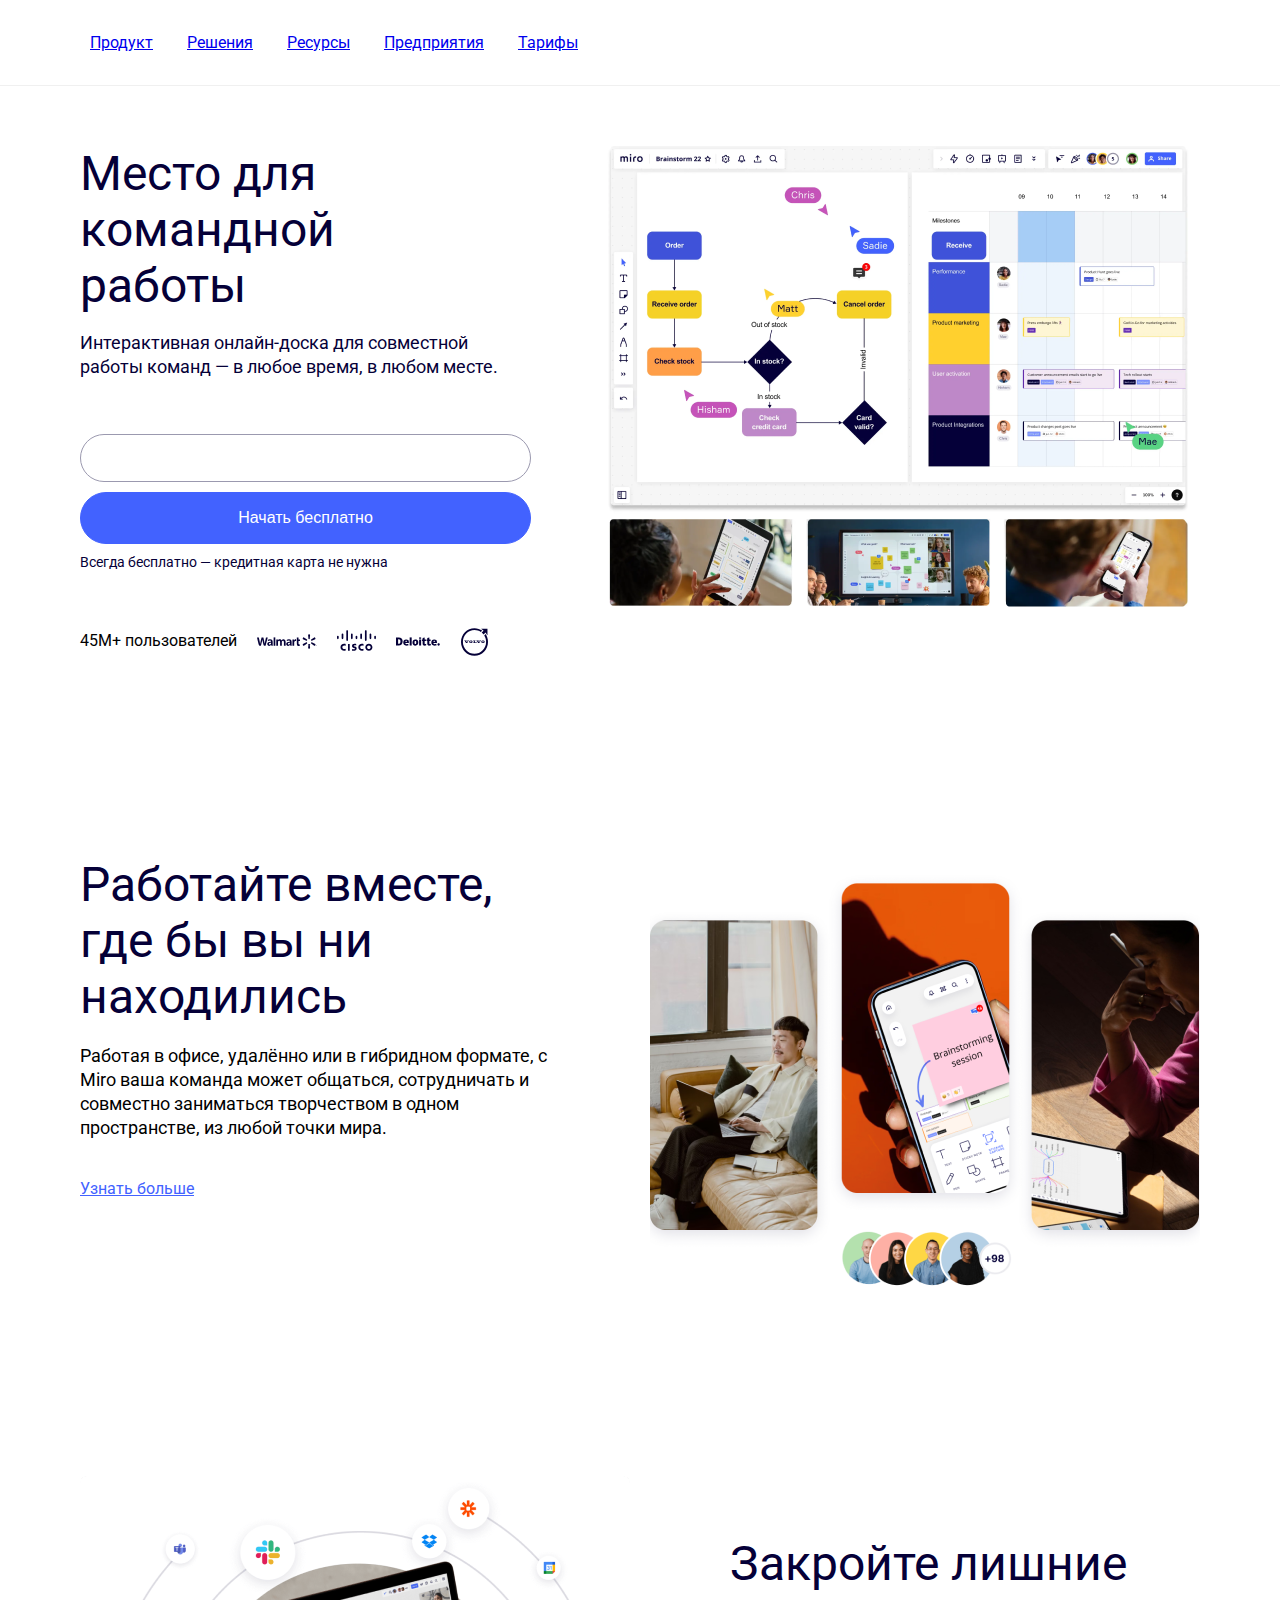
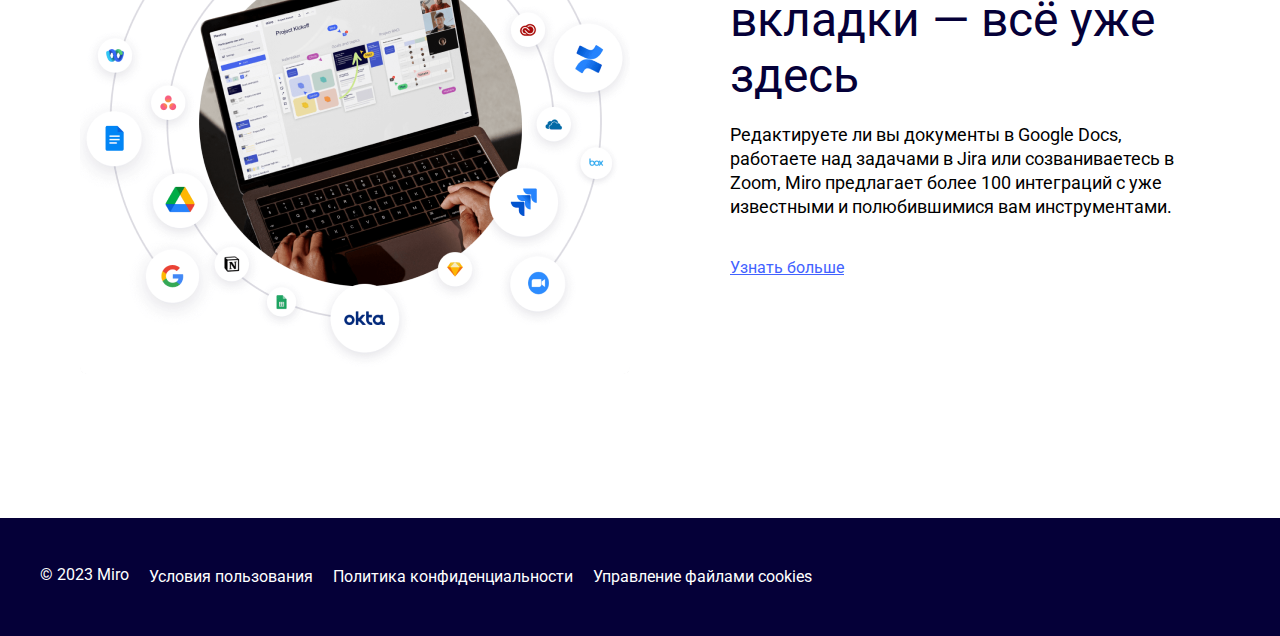
<file: 1 - Miro/index.html>
<!DOCTYPE html>
<html lang="en">

<head>
    <meta charset="UTF-8">
    <meta name="viewport" content="width=device-width, initial-scale=1.0">
    <link rel="stylesheet" href="./styles/style.css">
    <link rel="preconnect" href="https://fonts.googleapis.com">
    <link rel="preconnect" href="https://fonts.gstatic.com" crossorigin>
    <link
        href="https://fonts.googleapis.com/css2?family=Roboto:ital,wght@0,100;0,300;0,400;0,500;0,700;0,900;1,100;1,300;1,400;1,500;1,700;1,900&display=swap"
        rel="stylesheet">
    <!-- <link rel="stylesheet" href="./styles/another-style.css"> -->
    <title>Miro</title>
</head>

<body>
    <header>
        <nav>
            <ul>
                <li><a href="#">Продукт</a></li>
                <li><a href="#">Решения</a></li>
                <li><a href="#">Ресурсы</a></li>
                <li><a href="#">Предприятия</a></li>
                <li><a href="#">Тарифы</a></li>
            </ul>
        </nav>
    </header>
    <main>
        <section id="hero">
            <div>
                <h1>Место для<br /> командной<br /> работы</h1>
                <p class="heroText">
                    Интерактивная онлайн-доска для совместной работы команд — в любое время, в любом месте.
                </p>
                <form action="#" method="get" class="heroForm">
                    <input type="email" name="email" id="email">
                    <button id=heroButton>Начать бесплатно</button>
                </form>
                <p>Всегда бесплатно — кредитная карта не нужна</p>
                <div class="heroLogos">
                    45M+ пользователей
                    <img src="./images/IMAGE.svg" alt="Лого компаний">
                    <img src="./images/IMAGE-1.svg" alt="Лого компаний">
                    <img src="./images/IMAGE-2.svg" alt="Лого компаний">
                    <img src="./images/IMAGE-3.svg" alt="Лого компаний">
                </div>
            </div>
            <div>
                <img src="./images/hero.png" alt="Изображение экрана работы Miro" id="heroImage">
            </div>
        </section>
        <section class="section">
            <div>
                <h2>Работайте вместе, где бы вы ни находились</h2>
                <p class="sectionText">
                    Работая в офисе, удалённо или в гибридном формате, с Miro ваша команда может общаться, сотрудничать
                    и
                    совместно
                    заниматься творчеством в одном пространстве, из любой точки мира.
                </p>
                <a href="#" class="link">Узнать больше</a>
            </div>
            <div>
                <img src="./images/IMAGE.png" alt="Демонстрация работы с разных мест">
            </div>
        </section>
        <section class="section section-reverse">
            <div>
                <h2>Закройте лишние вкладки — всё уже здесь</h2>
                <p class="sectionText">
                    Редактируете ли вы документы в Google Docs, работаете над задачами в Jira или созваниваетесь в Zoom,
                    Miro предлагает более 100 интеграций с уже известными и полюбившимися вам инструментами.
                </p>
                <a href="#" class="link">Узнать больше</a>
            </div>
            <div>
                <img src="./images/IMAGE (1).png" alt="Демонстрация консолидации в приложении">
            </div>
    </main>
    <footer>
        <div>
            &copy; 2023 Miro
            <a href="#">Условия пользования</a>
            <a href="#">Политика конфиденциальности</a>
            <a href="#">Управление файлами cookies</a>
        </div>
    </footer>
</body>

</html>
</file>
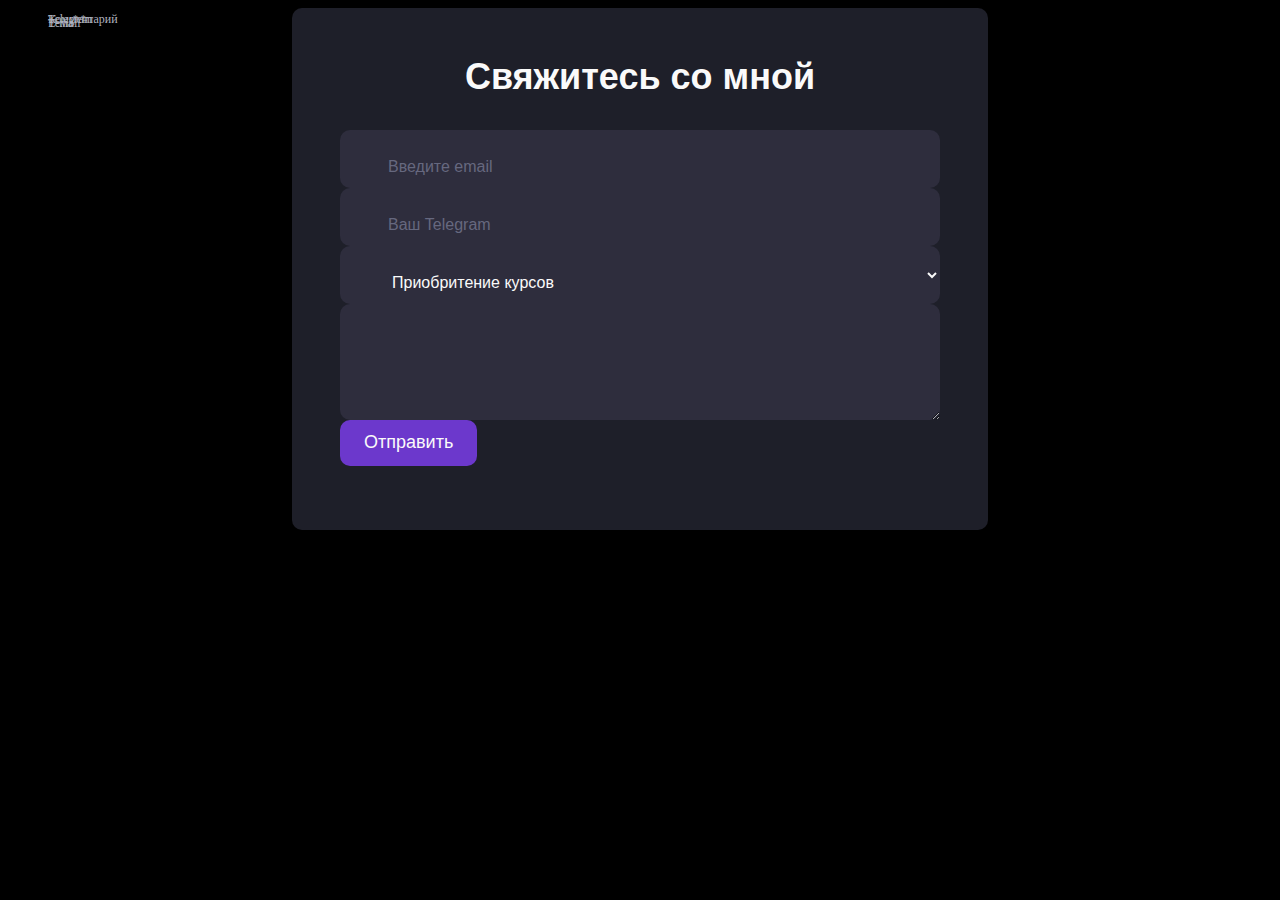
<file: 2 - PurpleForm/index.html>
</body>

</html>

<!DOCTYPE html>
<html lang="en">

<head>
    <meta charset="UTF-8">
    <meta name="viewport" content="width=device-width, initial-scale=1.0">
    <title>PurpleTable</title>
    <link rel="stylesheet" href="./styles/style.css">
</head>

<body>
    <main>
        <h1>Свяжитесь со мной</h1>
        <form action="#" method="get">
            <div>
                <label for="email">E-mail<sup>*</sup></label>
                <input type="email" name="email" id="email" placeholder="Введите email" required>
            </div>
            <div>
                <label for="email">Telegram</label>
                <input type="text" name="telegram" id="telegram" placeholder="Ваш Telegram">
            </div>
            <div>
                <label for="topic">Тема<sup>*</sup></label>
                <select name="topic" id="topic" required>
                    <option value="1">Приобритение курсов</option>
                    <option value="2">Консультация</option>
                    <option value="3">Возврат курса</option>
                </select>
            </div>
            <div>
                <label for="comment">Комментарий</label>
                <textarea name="comment" id="comment" cols="100" rows="4"></textarea>
            </div>
            <button>Отправить</button>
        </form>
    </main>

</body>

</html>
</file>
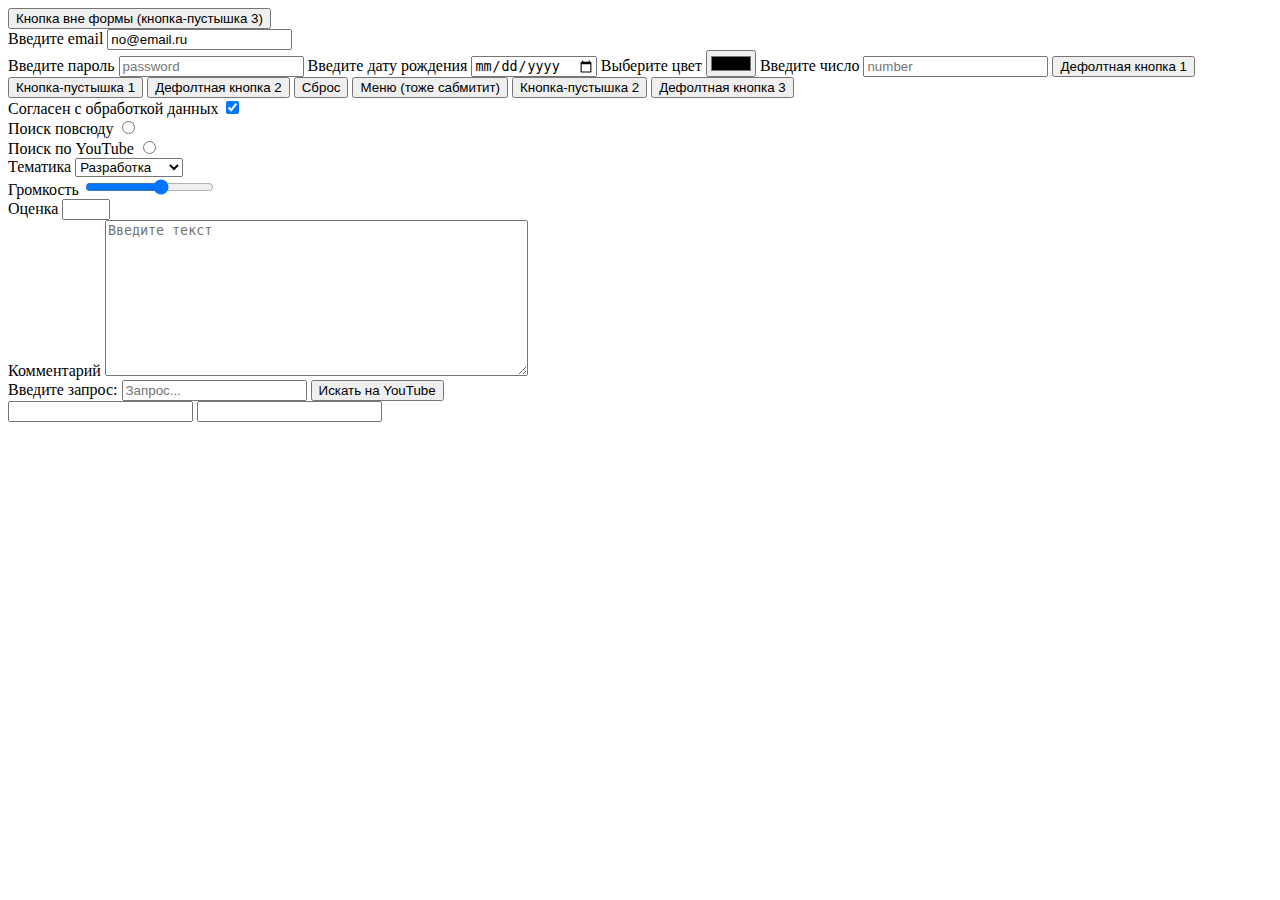
<file: demo.html>
<!DOCTYPE html>
<html lang="en">

<head>
    <meta http-equiv="Content-Type" content="text/html; charset=UTF-8">
    <title>Demo</title>
</head>

<body>
    <button>Кнопка вне формы (кнопка-пустышка 3)</button>
    <form action="#">
        <input type="hidden" name="hid" value="1">
        <div>
            <label for="email">Введите email</label>
            <input type="email" placeholder="email" id="email" name="email" value="no@email.ru">
        </div>
        <label for="pass">Введите пароль</label>
        <input type="password" placeholder="password" id="pass" name="pass">
        <label for="birthDate">Введите дату рождения</label>
        <input type="date" placeholder="дата рождения" id="birthDate" name="birthDate">
        <label for="color">Выберите цвет</label>
        <input type="color" id="color" name="color">
        <!-- альтернативная привязка лейбла с инпутом -->
        <label>
            Введите число
            <input type="number" placeholder="number">
        </label>
        <button>Дефолтная кнопка 1</button>
        <button type="button">Кнопка-пустышка 1</button>
        <button type="submit">Дефолтная кнопка 2</button>
        <button type="reset">Сброс</button>
        <button type="menu">Меню (тоже сабмитит)</button>
        <!-- альтернативнй путь создания кнопки (нерекомендованный) -->
        <input type="button" value="Кнопка-пустышка 2">
        <input type="submit" value="Дефолтная кнопка 3">
        <div>
            <label for="agree">Согласен с обработкой данных</label>
            <input type="checkbox" name="agree" id="agree" checked="">
        </div>
        <div>
            <label for="all">Поиск повсюду</label>
            <input type="radio" name="search" id="all" value="all">
        </div>
        <div>
            <label for="youtube">Поиск по YouTube</label>
            <input type="radio" name="search" id="youtube" value="youtube">
        </div>
        <!-- select отдельный элемент -->
        <div>
            <label for="topic">Тематика</label>
            <select name="topic" id="topic">
                <option value="1">Все</option>
                <optgroup label="Популярное">
                    <option value="2">Животные</option>
                    <option value="3" selected="">Разработка</option>
                </optgroup>
                <optgroup label="Популярочка">
                    <option value="2">Животные</option>
                    <option value="3" selected>Разработка</option>
                </optgroup>
            </select>
        </div>
        <div>
            <label for="volume">Громкость</label>
            <input type="range" name="volume" id="volume" min="0" max="10" step="2">
        </div>
        <div>
            <label for="num">Оценка</label>
            <input type="number" name="num" id="num" min="1" max="5">
        </div>
        <!-- textarea отдельный элемент -->
        <div>
            <label for="text">Комментарий</label>
            <textarea name="text" id="text" rows="10" cols="50" placeholder="Введите текст"></textarea>
        </div>
        <div>
            <label for="query">Введите запрос:</label>
            <input type="text" placeholder="Запрос..." name="search_query" id="query" title="Введите только цифры"
                minlength="3" maxlength="20" pattern="/^\d+$/">
            <button>Искать на YouTube</button>
        </div>
        <div>
            <input type="email" name="email" id="">
            <input type="url" name="url" id="">
        </div>
    </form>


</body>

</html>
</file>
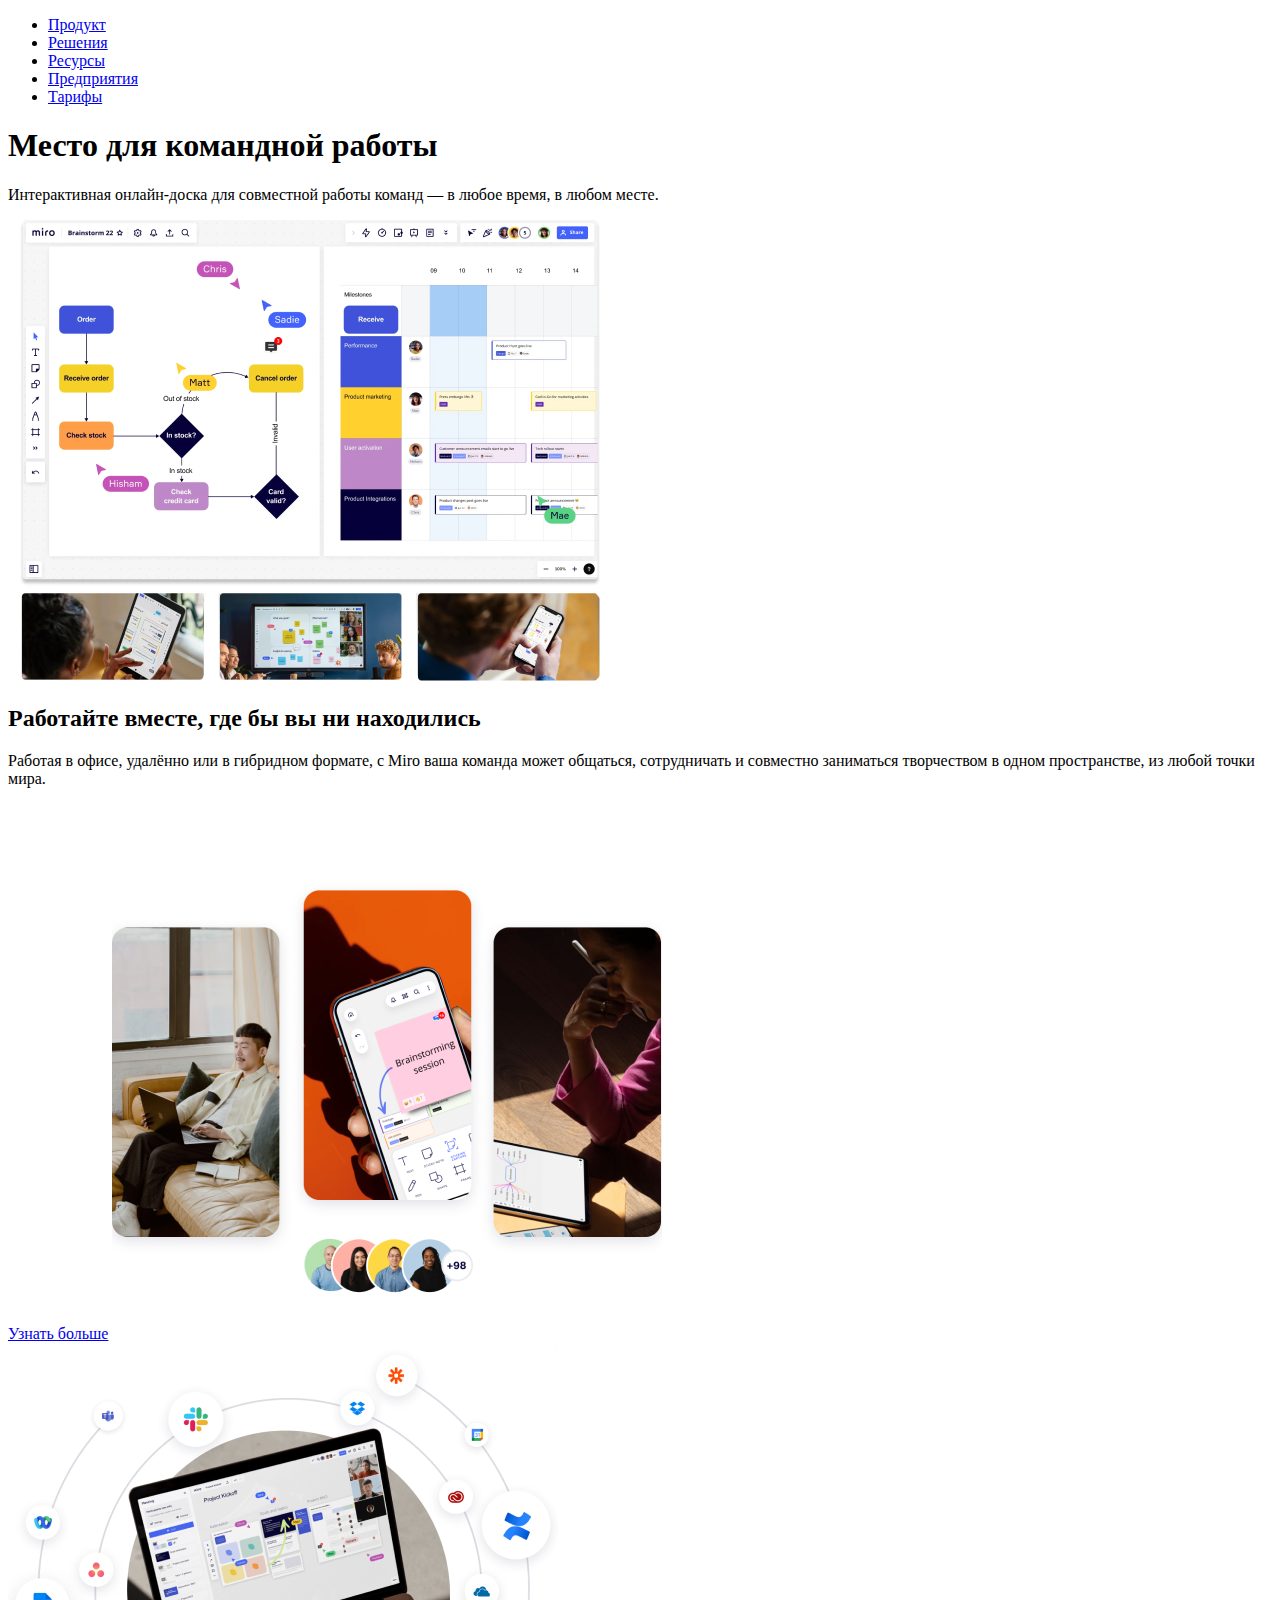
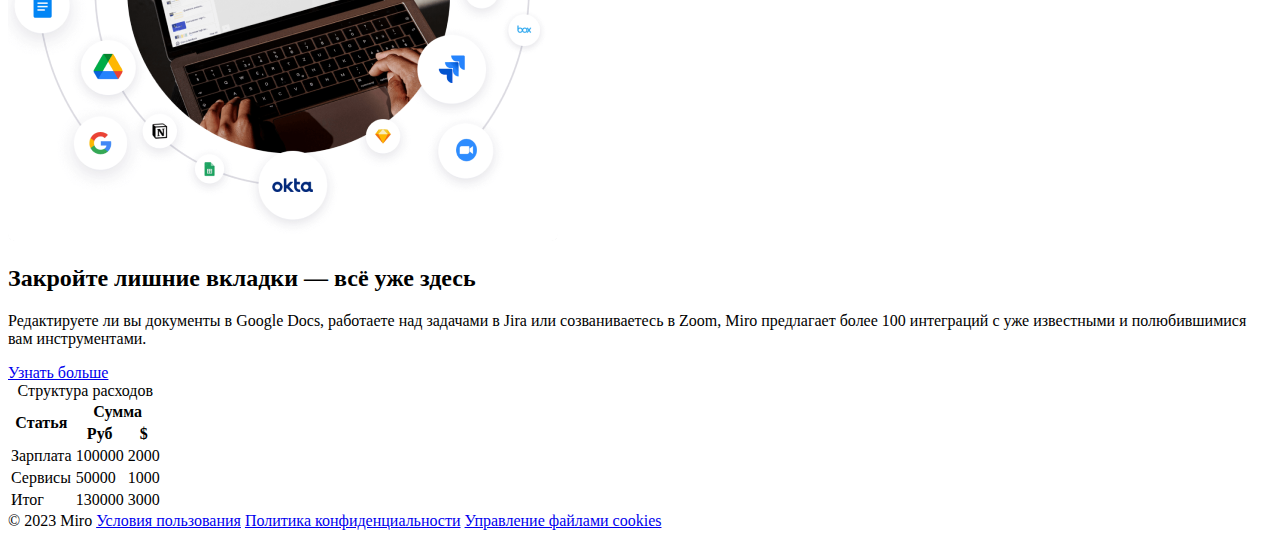
<file: miro.html>
<!DOCTYPE html>
<html lang="en">

<head>
    <meta charset="UTF-8">
    <title>Miro</title>
</head>

<body>
    <header>
        <nav>
            <ul>
                <li><a href="#">Продукт</a></li>
                <li><a href="#">Решения</a></li>
                <li><a href="#">Ресурсы</a></li>
                <li><a href="#">Предприятия</a></li>
                <li><a href="#">Тарифы</a></li>
            </ul>
        </nav>
    </header>
    <main>
        <section>
            <h1>
                Место для командной работы
            </h1>
            <p>
                Интерактивная онлайн-доска для совместной работы команд — в любое время, в любом месте.
            </p>
            <img src="./images/headerimage-without-text 1.png" alt="Пример работы сервиса на разных устройствах">
        </section>
        <section>
            <h2>
                Работайте вместе, где бы вы ни находились
            </h2>
            <p>
                Работая в офисе, удалённо или в гибридном формате, с Miro ваша команда может общаться, сотрудничать и
                совместно
                заниматься творчеством в одном пространстве, из любой точки мира.
            </p>
            <a href="#">Узнать больше</a>
            <img src="./images/IMAGE.png" alt="Демонстрация работы с разных мест">
        </section>
        <section>
            <img src="./images/IMAGE (1).png" alt="Демонстрация консолидации в приложении">
            <h2>
                Закройте лишние вкладки — всё уже здесь
            </h2>
            <p>
                Редактируете ли вы документы в Google Docs, работаете над задачами в Jira или созваниваетесь в Zoom,
                Miro
                предлагает
                более 100 интеграций с уже известными и полюбившимися вам инструментами.
            </p>
            <a href="#">Узнать больше</a>
        </section>
        <section>
            <table>
                <caption>Структура расходов</caption>
                <thead>
                    <tr>
                        <th rowspan="2">Статья</th>
                        <th colspan="2">Сумма</th>
                    </tr>
                    <tr>
                        <th>Руб</th>
                        <th>$</th>
                    </tr>
                </thead>
                <tbody>
                    <tr>
                        <td>Зарплата</td>
                        <td>100000</td>
                        <td>2000</td>
                    </tr>
                    <tr>
                        <td>Сервисы</td>
                        <td>50000</td>
                        <td>1000</td>
                    </tr>
                </tbody>
                <tfoot>
                    <tr>
                        <td>Итог</td>
                        <td>130000</td>
                        <td>3000</td>
                    </tr>
                </tfoot>
            </table>
        </section>
    </main>
    <footer>
        <div>
            &copy; 2023 Miro
            <a href="#">Условия пользования</a>
            <a href="#">Политика конфиденциальности</a>
            <a href="#">Управление файлами cookies</a>
        </div>
    </footer>
</body>

</html>
</file>
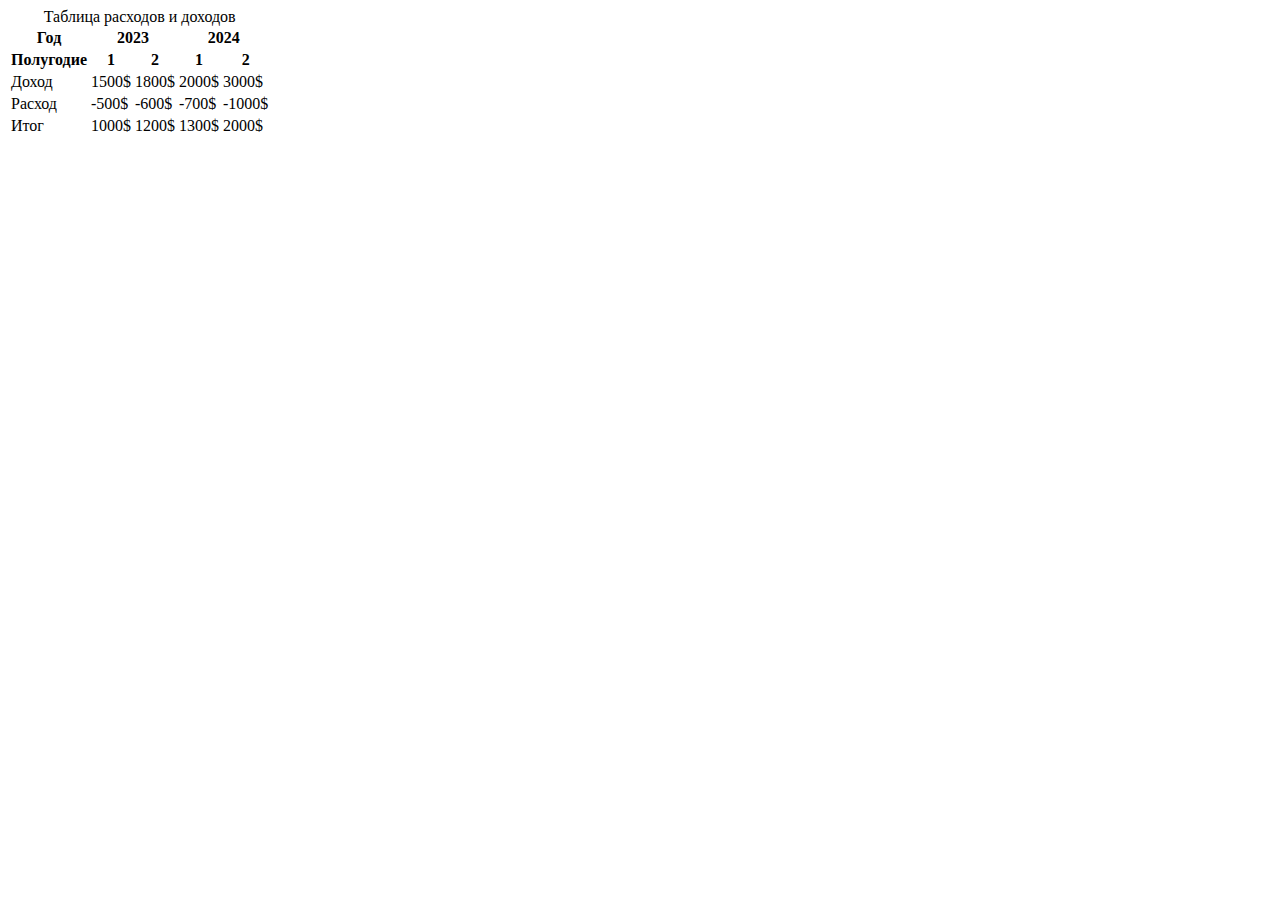
<file: table.html>
<!DOCTYPE html>
<html lang="en">

<head>
    <meta charset="UTF-8">
    <title>Table</title>
</head>

<body>
    <section>
        <table>
            <caption>Таблица расходов и доходов</caption>
            <thead>
                <tr>
                    <th>Год</th>
                    <th colspan="2">2023</th>
                    <th colspan="2">2024</th>
                </tr>
                <tr>
                    <th>Полугодие</th>
                    <th>1</th>
                    <th>2</th>
                    <th>1</th>
                    <th>2</th>
                </tr>
            </thead>
            <tbody>
                <tr>
                    <td>Доход</td>
                    <td>1500$</td>
                    <td>1800$</td>
                    <td>2000$</td>
                    <td>3000$</td>
                </tr>
                <tr>
                    <td>Расход</td>
                    <td>-500$</td>
                    <td>-600$</td>
                    <td>-700$</td>
                    <td>-1000$</td>
                </tr>
            </tbody>
            <tfoot>
                <tr>
                    <td>Итог</td>
                    <td>1000$</td>
                    <td>1200$</td>
                    <td>1300$</td>
                    <td>2000$</td>
                </tr>
            </tfoot>
        </table>
    </section>
</body>

</html>
</file>
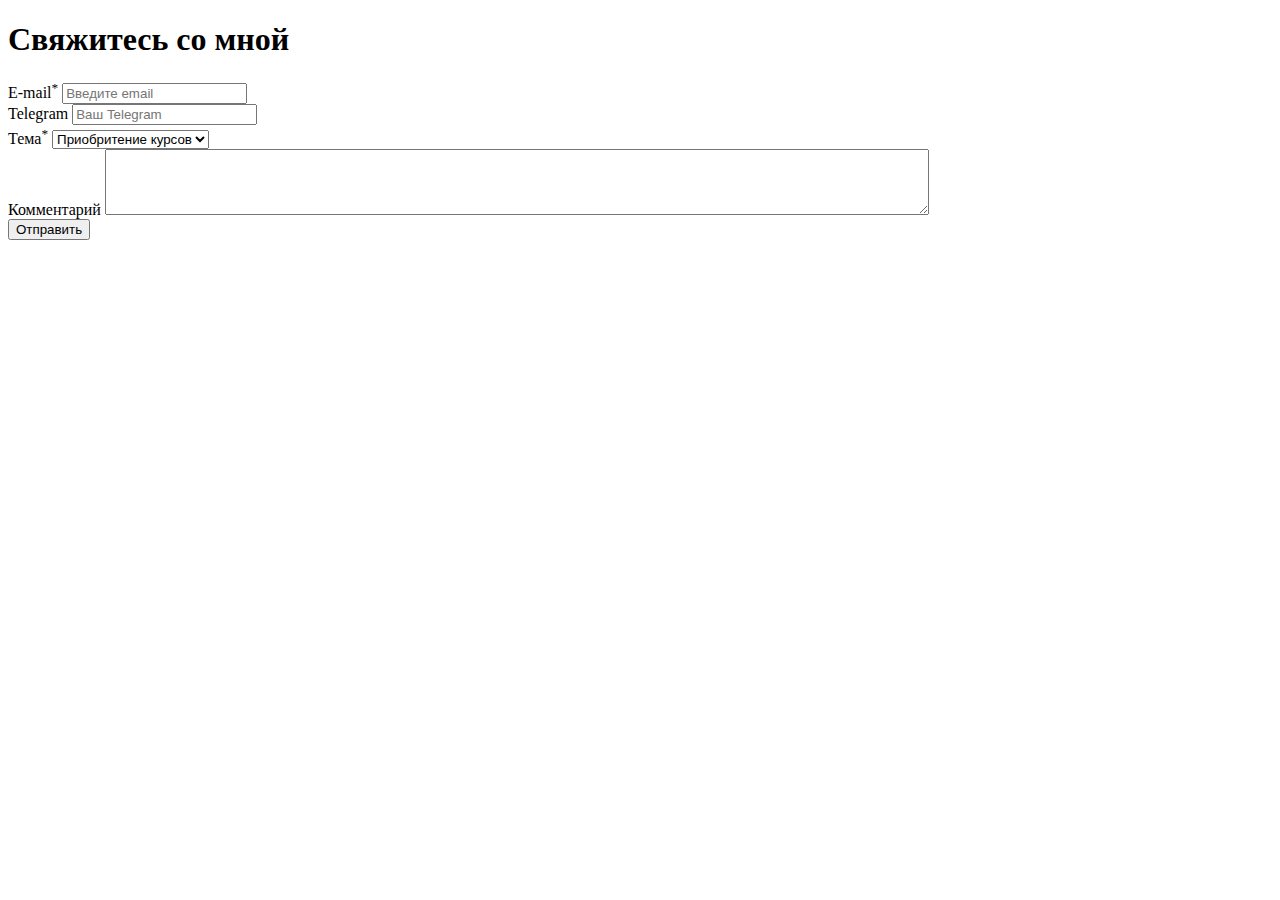
<file: table2.html>
<!DOCTYPE html>
<html lang="en">

<head>
    <meta charset="UTF-8">
    <title>Purple school</title>
</head>

<body>
    <main>
        <h1>Свяжитесь со мной</h1>
        <form action="#">
            <div>
                <label for="email">E-mail<sup>*</sup></label>
                <input type="email" name="email" id="email" placeholder="Введите email" required>
            </div>
            <div>
                <label for="email">Telegram</label>
                <input type="text" name="telegram" id="telegram" placeholder="Ваш Telegram">
            </div>
            <div>
                <label for="topic">Тема<sup>*</sup></label>
                <select name="topic" id="topic" required>
                    <option value="1">Приобритение курсов</option>
                    <option value="2">Консультация</option>
                    <option value="3">Возврат курса</option>
                </select>
            </div>
            <div>
                <label for="comment">Комментарий</label>
                <textarea name="comment" id="comment" cols="100" rows="4"></textarea>
            </div>
            <button>Отправить</button>
        </form>
    </main>

</body>

</html>
</file>
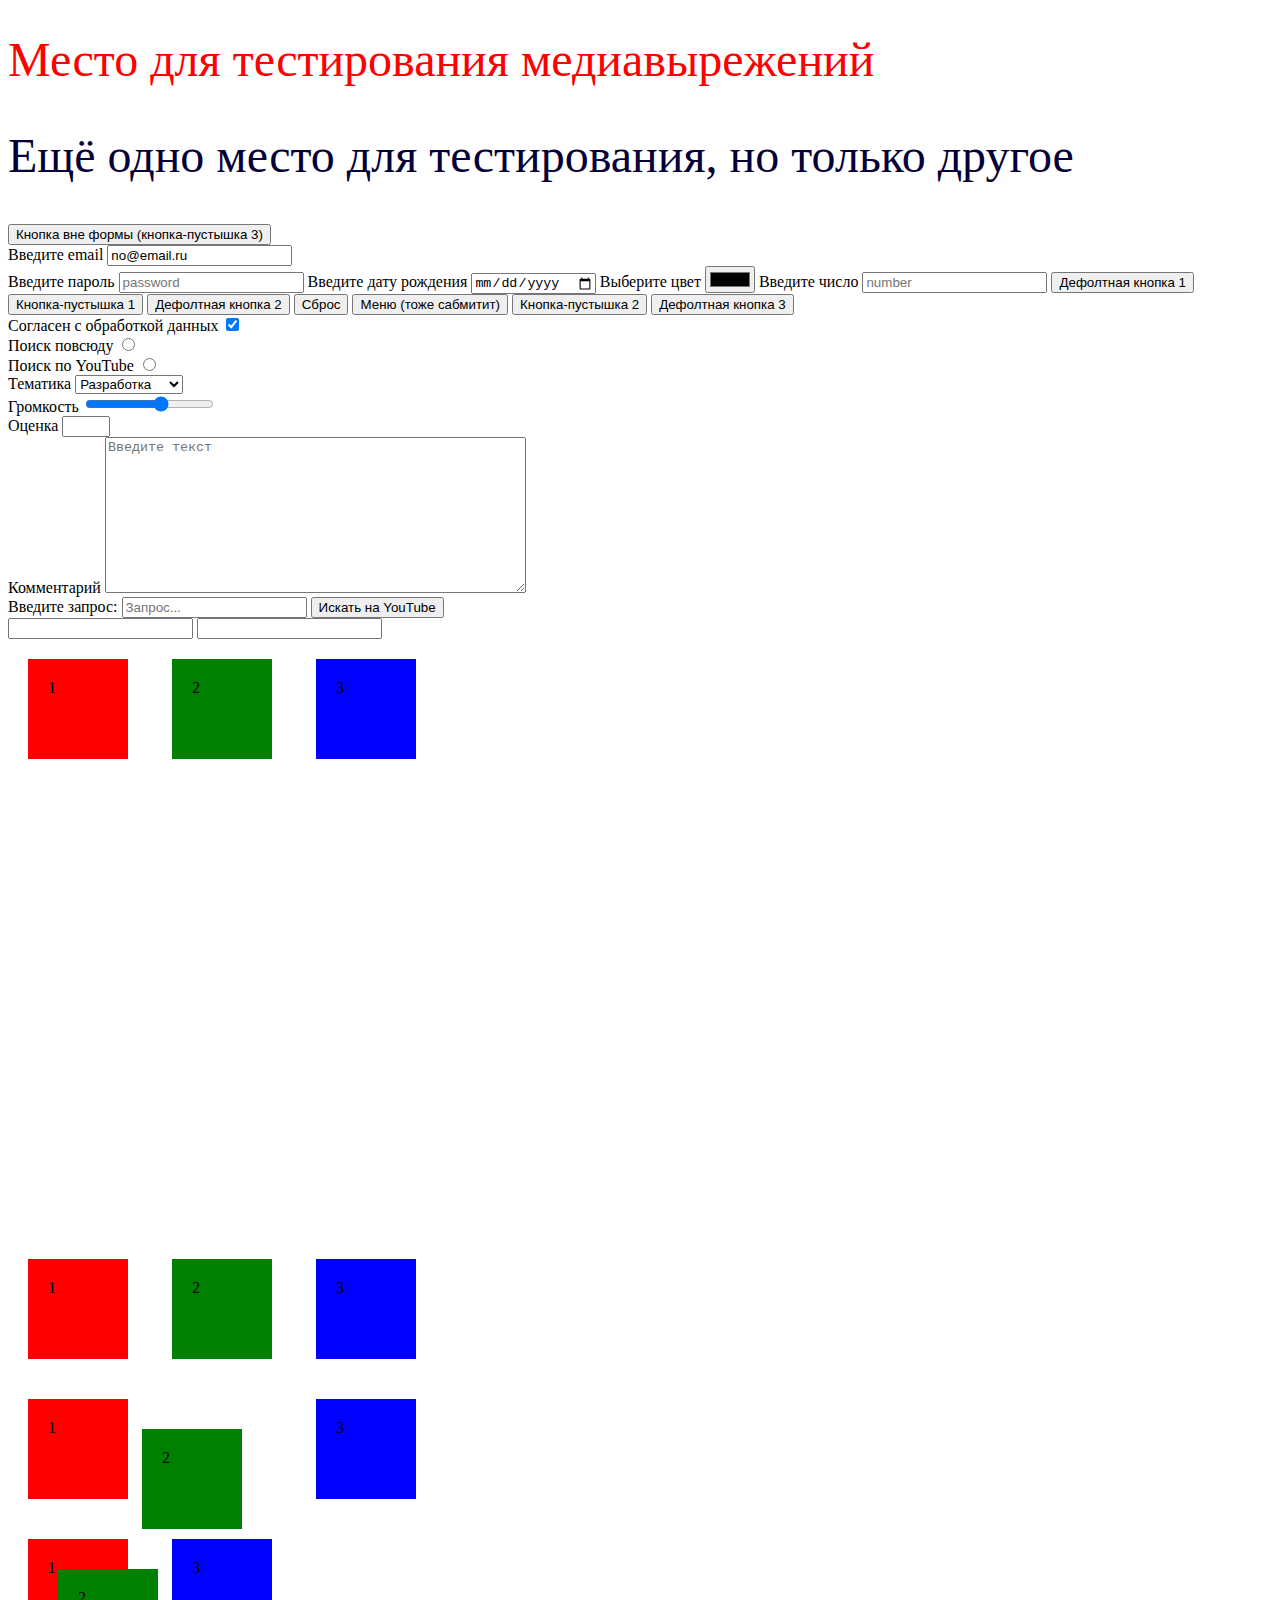
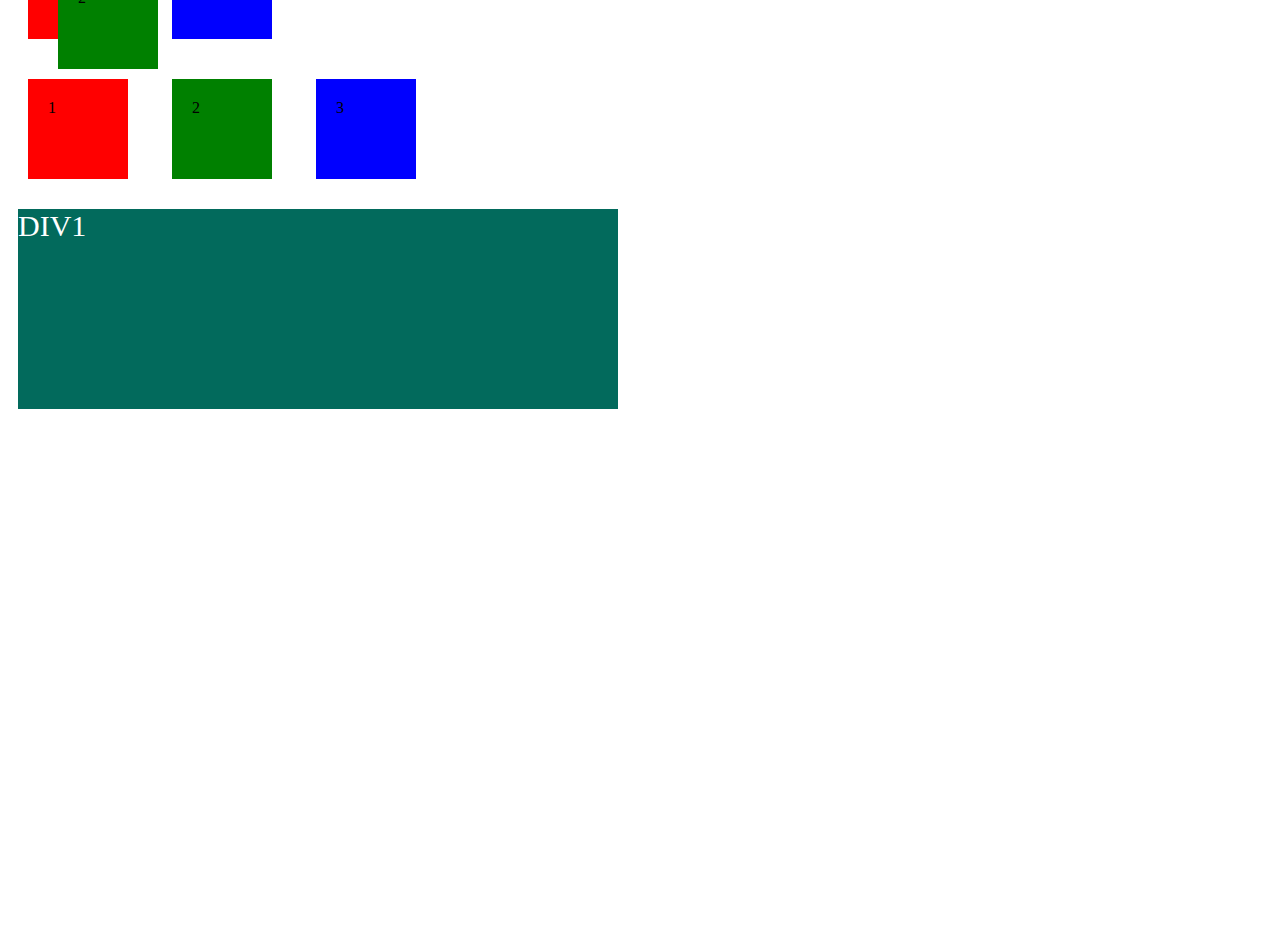
<file: drafts/demo.html>
<!DOCTYPE html>
<html lang="en">

<head>
    <meta charset="UTF-8">
    <meta name="viewport" content="width=device-width, initial-scale=1.0">
    <link rel="stylesheet" href="./style.css">
    <title>Document</title>
</head>

<body>
    <h1>Место для тестирования медиавырежений</h1>
    <h2>Ещё одно место для тестирования, но только другое</h2>
    <button>Кнопка вне формы (кнопка-пустышка 3)</button>
    <form action="#">
        <input type="hidden" name="hid" value="1">
        <div>
            <label for="email">Введите email</label>
            <input type="email" placeholder="email" id="email" name="email" value="no@email.ru">
        </div>
        <label for="pass">Введите пароль</label>
        <input type="password" placeholder="password" id="pass" name="pass">
        <label for="birthDate">Введите дату рождения</label>
        <input type="date" placeholder="дата рождения" id="birthDate" name="birthDate">
        <label for="color">Выберите цвет</label>
        <input type="color" id="color" name="color">
        <!-- альтернативная привязка лейбла с инпутом -->
        <label>
            Введите число
            <input type="number" placeholder="number">
        </label>
        <button>Дефолтная кнопка 1</button>
        <button type="button">Кнопка-пустышка 1</button>
        <button type="submit">Дефолтная кнопка 2</button>
        <button type="reset">Сброс</button>
        <button type="menu">Меню (тоже сабмитит)</button>
        <!-- альтернативнй путь создания кнопки (нерекомендованный) -->
        <input type="button" value="Кнопка-пустышка 2">
        <input type="submit" value="Дефолтная кнопка 3">
        <div>
            <label for="agree">Согласен с обработкой данных</label>
            <input type="checkbox" name="agree" id="agree" checked="">
        </div>
        <div>
            <label for="all">Поиск повсюду</label>
            <input type="radio" name="search" id="all" value="all">
        </div>
        <div>
            <label for="youtube">Поиск по YouTube</label>
            <input type="radio" name="search" id="youtube" value="youtube">
        </div>
        <!-- select отдельный элемент -->
        <div>
            <label for="topic">Тематика</label>
            <select name="topic" id="topic">
                <option value="1">Все</option>
                <optgroup label="Популярное">
                    <option value="2">Животные</option>
                    <option value="3" selected="">Разработка</option>
                </optgroup>
                <optgroup label="Популярочка">
                    <option value="2">Животные</option>
                    <option value="3" selected>Разработка</option>
                </optgroup>
            </select>
        </div>
        <div>
            <label for="volume">Громкость</label>
            <input type="range" name="volume" id="volume" min="0" max="10" step="2">
        </div>
        <div>
            <label for="num">Оценка</label>
            <input type="number" name="num" id="num" min="1" max="5">
        </div>
        <!-- textarea отдельный элемент -->
        <div>
            <label for="text">Комментарий</label>
            <textarea name="text" id="text" rows="10" cols="50" placeholder="Введите текст"></textarea>
        </div>
        <div>
            <label for="query">Введите запрос:</label>
            <input type="text" placeholder="Запрос..." name="search_query" id="query" title="Введите только цифры"
                minlength="3" maxlength="20" pattern="/^\d+$/">
            <button>Искать на YouTube</button>
        </div>
        <div>
            <input type="email" name="email" id="">
            <input type="url" name="url" id="">
        </div>
    </form>
    <section class="sticky">
        <div class="cl1">1</div>
        <div class="cl2">2</div>
        <div class="cl3">3</div>
    </section>
    <section class="static">
        <div class="cl1">1</div>
        <div class="cl2">2</div>
        <div class="cl3">3</div>
    </section>
    <section class="relative">
        <div class="cl1">1</div>
        <div class="cl2">2</div>
        <div class="cl3">3</div>
    </section>
    <section class="absolute">
        <div class="cl1">1</div>
        <div class="cl2">2</div>
        <div class="cl3">3</div>
    </section>
    <section class="fixed">
        <div class="cl1">1</div>
        <div class="cl2">2</div>
        <div class="cl3">3</div>
    </section>
    <!-- <section class="exp">
        <div>DIV1</div>
        <div>DIV2</div>
        <div>DIV3</div>
        <div>DIV4</div>
        <div>DIV5</div>
    </section> -->
    <section class="exp2">
        <div>DIV1</div>
        <!-- <div>DIV2</div>
        <div>DIV3</div> -->
    </section>
    <div style="height: 500px;"></div>

</body>

</html>
</file>
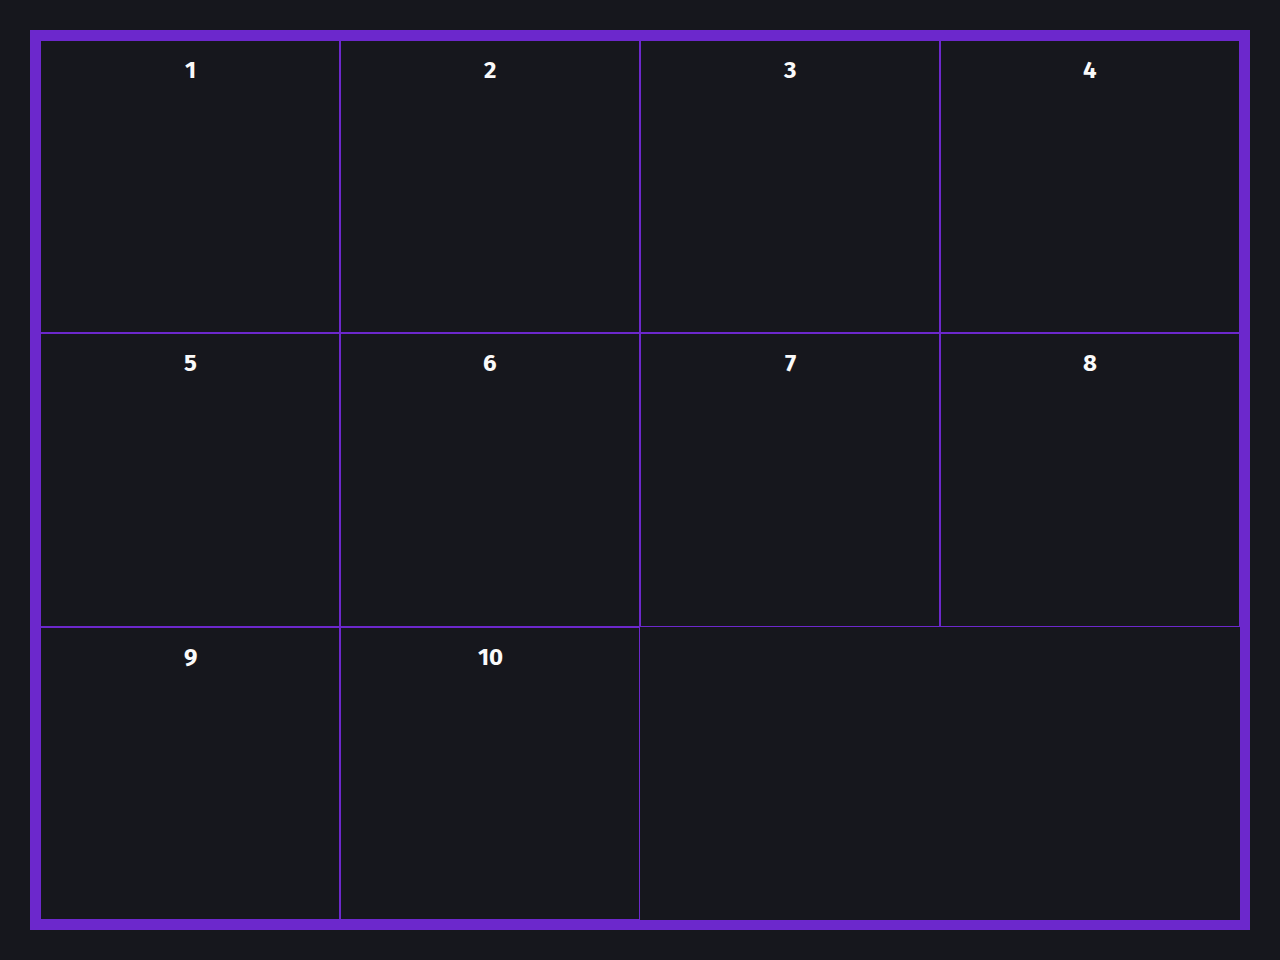
<file: drafts/flex-text.html>
<!DOCTYPE html>
<html lang="en">

<head>
    <meta charset="UTF-8">
    <meta name="viewport" content="width=device-width, initial-scale=1.0">
    <title>Grids</title>
    <link rel="stylesheet" href="style-test.css">
    <link rel="preconnect" href="https://fonts.googleapis.com">
    <link rel="preconnect" href="https://fonts.gstatic.com" crossorigin>
    <link href="https://fonts.googleapis.com/css2?family=Fira+Sans:wght@400;700&display=swap" rel="stylesheet">
</head>

<body>
    <div class="wrapper">
        <div class="item item1">1</div>
        <div class="item">2</div>
        <div class="item">3</div>
        <div class="item">4</div>
        <div class="item">5</div>
        <div class="item">6</div>
        <div class="item">7</div>
        <div class="item">8</div>
        <div class="item">9</div>
        <div class="item">10</div>
    </div>

</body>

</html>
</file>
<file: 1 - Miro/styles/style.css>
*::selection {
    background-color: cadetblue;
}

* {
    box-sizing: border-box;
}

header {
    border-bottom: 1px solid #F0F0F0;
    margin-bottom: 60px;
}

body {
    font-family: "Roboto", sans-serif;
    font-weight: 400;
    margin: 0;
}

main {
    max-width: 1200px;
    margin: auto;
    padding: 0 40px;
}

section {
    margin-bottom: 140px;
}

section header a {
    font-weight: 400;
    font-size: 16px;
    line-height: 24px;
    color: #050038;
    text-decoration: none;
}

nav {
    padding: 33px 50px;
    margin-bottom: 60px;
    max-width: 1200px;
    margin: auto;
}

nav ul {
    list-style: none;
    padding: 0;
    margin: 0;
    display: flex;
    gap: 34px;
}

h1,
h2 {
    color: #050038;
    font-weight: 400;
    font-size: 48px;
    line-height: 56px;
}

h1 {
    margin: 0 0 17px;
}

h2 {
    margin: 60px 0 19px;
}

p {
    font-weight: 400;
    font-size: 18px;
    line-height: 24px;
}

footer {
    color: #FFF;
    background-color: #050038;
    padding: 47px 40px;
    /* height: 100vh; */
}

footer>div {
    max-width: 1200px;
    margin: 0 auto;
    display: flex;
    gap: 20px;
}

footer a {
    font-weight: 400;
    font-size: 16px;
    line-height: 24px;
    color: #FFF;
    text-decoration: none;
}

.heroText {
    color: #050038;
    margin: 0 0 55px;
    font-size: 18px;
}

.sectionText {
    margin: 0 0 39px;
}

.heroForm {
    display: flex;
    flex-flow: column;
    gap: 10px;
}

.heroForm input {
    border: 1px solid #9B99AF;
    border-radius: 32px;
    padding: 5px 10px;
    height: 48px;
}

.heroForm button {
    transition: background-color 1s 1s, border-radius 2s 1s;
    color: #FFF;
    background-color: #4262FF;
    border: 1px solid #4262FF;
    border-radius: 2em;
    padding: 1em 2em;
    font-size: 1em;
}

.heroLogos {
    display: flex;
    align-items: center;
    gap: 20px;
}

.heroForm+p {
    font-weight: 400;
    font-size: 14px;
    line-height: 20px;
    color: #050038;
    margin: 8px 0 52px;
}

.link {
    color: #4262FF;
    text-decoration: underline;
}

.link:hover {
    color: #0e05ab;
}

.heroForm input:focus {
    background-color: aliceblue;
}

#hero {
    display: flex;
    gap: 65px;
}

#heroButton:hover {
    background-color: #080873;
    border-radius: 50%;
}

#heroButton:active {
    background-color: #ff0d00;
}

/* #heroImage {
    float: right;
} */

/* section:not(.sectionLast) {
    margin-left: 40px;
} */

.sectionList li::marker {
    content: url(../images/check.svg);
}

.section {
    display: flex;
    gap: 100px;
}

.section-reverse {
    flex-direction: row-reverse;
}

/* .sectionList {
    list-style: url(../images/check.svg);
} */

/* button {
    background-color: #FFF !important;
} */

/* a::after {
    color: red;
    content: " ! ";
}

a::before {
    color: red;
    content: " ! ";
} */

/* ul li:first-child {
    color: aqua;
}

ul li:last-child {
    color: red;
} */

/* ul li:nth-last-child(3n-1) {
    color: red;
} */

/* p:not(.sectionText) {
    color: red;
} */

/*браузер - по тегу - по class - по id - inline-стили - !important - анимация - каскад*/

/* div.experimentBlue {
    background-color: chocolate;
} */

/* #exp {
    background-color: burlywood;
} */

/* .experimentBlue {
    background-color: #080873;
    width: 400px;
    height: 100px;
    color: white;
    padding: 10px 20px 50px 30px;
    margin: 10px auto;
} */

/* .border1 {
    border-width: 5px;
    border-style: solid;
    border-color: brown;
    box-sizing: border-box;

    border: 5px dashed brown;
    border-right: 10px solid #0e05ab;
    border-radius: 50% 20% / 10% 40%;
} */
</file>
<file: 1 - Miro/styles/another-style.css>
.experiment {
    background-color: green;
}
</file>
<file: 2 - PurpleForm/styles/style.css>
html {
    background-color: black;
}

main {
    background-color: #1E1F29;
    border-radius: 10px;
    padding: 48px;
    max-width: 600px;
    min-width: 360px;
    margin: 0 auto;
}

h1 {
    color: #FAFAFA;
    font-size: 36px;
    font-weight: 700;
    font-family: sans-serif;
    text-align: center;
    margin: 0 0 32px;
}

input,
select,
textarea {
    color: #FAFAFA;
    background-color: #2E2D3D;
    font-weight: 400;
    font-size: 16px;
    line-height: 120%;
    font-family: sans-serif;
    padding: 27px 48px 12px;
    border: none;
    border-radius: 10px;
    width: 100%;
}

label {
    color: #AFB2BF;
    font-weight: 400;
    font-size: 12px;
    line-height: 120%;
    position: absolute;
    top: 12px;
    left: 48px;
}

button {
    color: #FAFAFA;
    background-color: #6C38CC;
    border: none;
    border-radius: 10px;
    padding: 12px 24px;
    font-weight: 400;
    font-size: 18px;
    line-height: 120%;
    text-align: center;

}

.field {
    margin-bottom: 16px;
    position: relative;
}

.field img {
    position: absolute;
    top: 17px;
    left: 16px;
}

input::placeholder,
select::placeholder,
textarea::placeholder {
    color: #66687f;
    font-size: 16px;
}

/* input:invalid {
    background-color: red;
}

input:valid {
    background-color: green;
} */

/* input[type="email"] {
    background-color: red;
} */
</file>
<file: drafts/style.css>
* {
    box-sizing: border-box;
}

h1,
h2 {
    color: #050038;
    font-weight: 400;
    font-size: 48px;
    /* font-size: 5vw; */
    /* font-size: 5vmin; */
    /* font-size: clamp(min(4vw, 10rem), 300px, max(20vw, 40rem)); */
    line-height: 56px;
}

.cl1 {
    background-color: red;
    width: 100px;
    height: 100px;
    display: inline-block;
    margin: 20px;
    padding: 20px;
}

.cl2 {
    background-color: green;
    width: 100px;
    height: 100px;
    display: inline-block;
    margin: 20px;
    padding: 20px;
}

.cl3 {
    background-color: blue;
    width: 100px;
    height: 100px;
    display: inline-block;
    margin: 20px;
    padding: 20px;
}

.static .cl2 {
    position: static;
}

.relative .cl2 {
    position: relative;
    top: 30px;
    right: 30px;
}

.absolute {
    position: relative;
}

.absolute .cl2 {
    position: absolute;
    top: 30px;
    left: 30px;
}

/* .fixed .cl2 {
    position: fixed;
    top: 50px;
    left: 30px;
} */

.sticky {
    height: 600px;
}

.sticky .cl2 {
    position: sticky;
    top: 50px;
    left: 30px;
}

/* это transition timing function */
/* .exp div {
    height: 200px;
    width: 200px;
    background-color: #220081;
    margin: 10px;
    color: white;
    font-size: 30px;
    transition: transform 2s;
} */

/* .exp div:nth-child(1) {
    margin-left: 400px;
    transition-timing-function: linear;
}

.exp div:nth-child(2) {
    margin-left: 400px;
    transition-timing-function: ease-out;
}

.exp div:nth-child(3) {
    margin-left: 400px;
    transition-timing-function: ease-in;
}

.exp div:nth-child(4) {
    margin-left: 400px;
    transition-timing-function: steps(10, end);
}

.exp div:nth-child(5) {
    margin-left: 400px;
    transition-timing-function: cubic-bezier(.29, 1.01, 1, -0.68);
} */

/* это transform */
/* .exp div:nth-child(1) {
    transform: rotate(45deg);
    transform-origin: right bottom;
}

.exp div:nth-child(2) {
    transform: scale(2, 1);
}

.exp div:nth-child(3) {
    transform: translateX(300px);
}

.exp div:nth-child(4) {
    transform: skew(-10deg);
} */

/* это animation */
.exp2 div {
    /* width: calc(100% / 3); */
    /* width: max(20%, 200px); */
    width: clamp(200px, 80%, 600px);
    height: 200px;
    background-color: #026a5c;
    margin: 10px;
    color: white;
    font-size: 30px;
    /* animation: my-move 1s ease 5; */
}

/* .exp2:hover {
    animation-play-state: paused;
}

@keyframes my-move {
    25% {
        transform: translateX(100%);
    }

    50% {
        transform: translateX(100%) translateY(100%);
    }

    75% {
        transform: translateX(0%) translateY(100%)
    }

    100% {
        transform: translateX(0%) translateY(0%);
    }
} */

@media (min-width: 500px) {
    h1 {
        color: red;
    }
}

@media (max-width: 500px) {
    h2 {
        color: green;
        /* display: none; */
    }
}
</file>
<file: drafts/style-test.css>
.wrapper {
    border: 10px solid #6c28cc;
    display: flex;
}

.item {
    border: 1px solid #6c28cc;
}

:root {
    --color-primary: #6C38CC;
    --color-primary-hover: #5a2ab3;
    --color-secondary: #E47AD5;
    --color-text: #FAFAFA;
    --color-link-hover: #AFB2BF;
    --color-bg: #16171D;
    --color-bg-medium: #1E1F29;
    --color-bg-light: #2E2D3D;
    --color-stroke: #4D5064;
    --border-8: 8px;
    --border-10: 10px;
    --layout-width: 1172px;
    --gradient: linear-gradient(93.33deg, #D77BE6 9.26%, #BE63E5 42.32%, #6C38CC 104.58%);
    --color-footer: #101114;
}

* {
    box-sizing: border-box;
}

html {
    -webkit-font-smoothing: antialiased;
    -moz-osx-font-smoothing: grayscale;
    text-rendering: optimizeLegibility;
}

body {
    background: var(--color-bg);
    margin: 30px;
    font-family: 'Fira Sans', sans-serif;
    font-style: normal;
    font-weight: 400;
}

.item {
    color: var(--color-text);
    font-size: 24px;
    font-weight: 700;
    border: 2px solid var(--color-primary);
    text-align: center;
    padding: 15px;
}

.wrapper {
    border: 10px solid #6c28cc;
    display: flex;
    height: 100vh;
    flex-wrap: wrap;
    /* align-items: flex-start; */
    justify-items: end;
}

.item {
    border: 1px solid #6c28cc;
    width: 300px;
}

.item1 {
    align-items: center;
}
</file>
